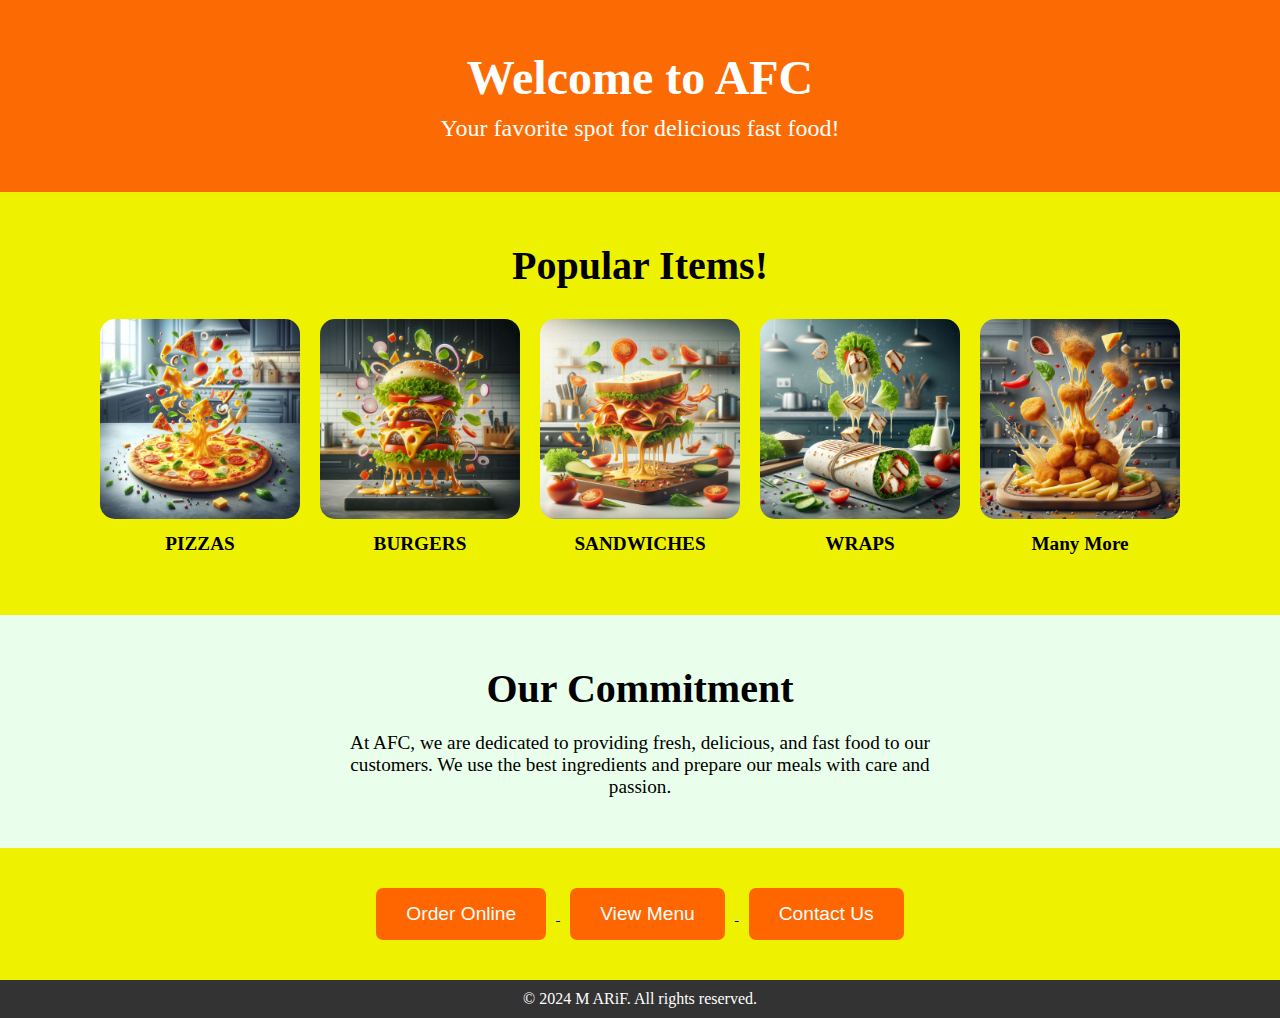
<file: index.html>
<!DOCTYPE html>
<html lang="en">
<head>
    <meta charset="UTF-8">
    <meta name="viewport" content="width=device-width, initial-scale=1.0">
    <title>HomePage</title>
    <link rel="stylesheet" href="style.css">
</head>
<body>

    <header>
        <div class="hero">
            <h1>Welcome to AFC</h1>
            <p>Your favorite spot for delicious fast food!</p>
        </div>
    </header>

    <section class="popular-items">
        <h2>Popular Items!</h2>
        <div class="items">
            <div class="item">
                <img src="images/pizza.jpeg" alt="Pizza">
                <h3>PIZZAS</h3>
            </div>
            <div class="item">
                <img src="images/burger.jpeg" alt="Burger">
                <h3>BURGERS</h3>
            </div>
            <div class="item">
                <img src="images/sandwich.jpeg" alt="Sandwich">
                <h3>SANDWICHES</h3>
            </div>
            <div class="item">
                <img src="images/wrap.jpeg" alt="Wrap">
                <h3>WRAPS</h3>
            </div>
            <div class="item">
                <img src="images/Nugget.jpeg" alt="Much More">
                <h3>Many More</h3>
            </div>
        </div>
    </section>

    <section class="commitment">
        <h2>Our Commitment</h2>
        <p>At AFC, we are dedicated to providing fresh, delicious, and fast food to our customers. We use the best ingredients and prepare our meals with care and passion.</p>
    </section>

    <section class="cta-buttons">
        <a href="Contact Us/Order Online/ord.html" target="-main">
            <button>Order Online</button>
        </a>
        <a href="Menu Page/manu.html" target="-main">
            <button>View Menu</button>
        </a>
        <a href="Contact Us/Contact.html" target="-main">
            <button>Contact Us</button>
        </a>
    </section>

    <footer>
        <p>&copy; 2024 M ARiF. All rights reserved.</p>
    </footer>


</body>
</html>
</file>
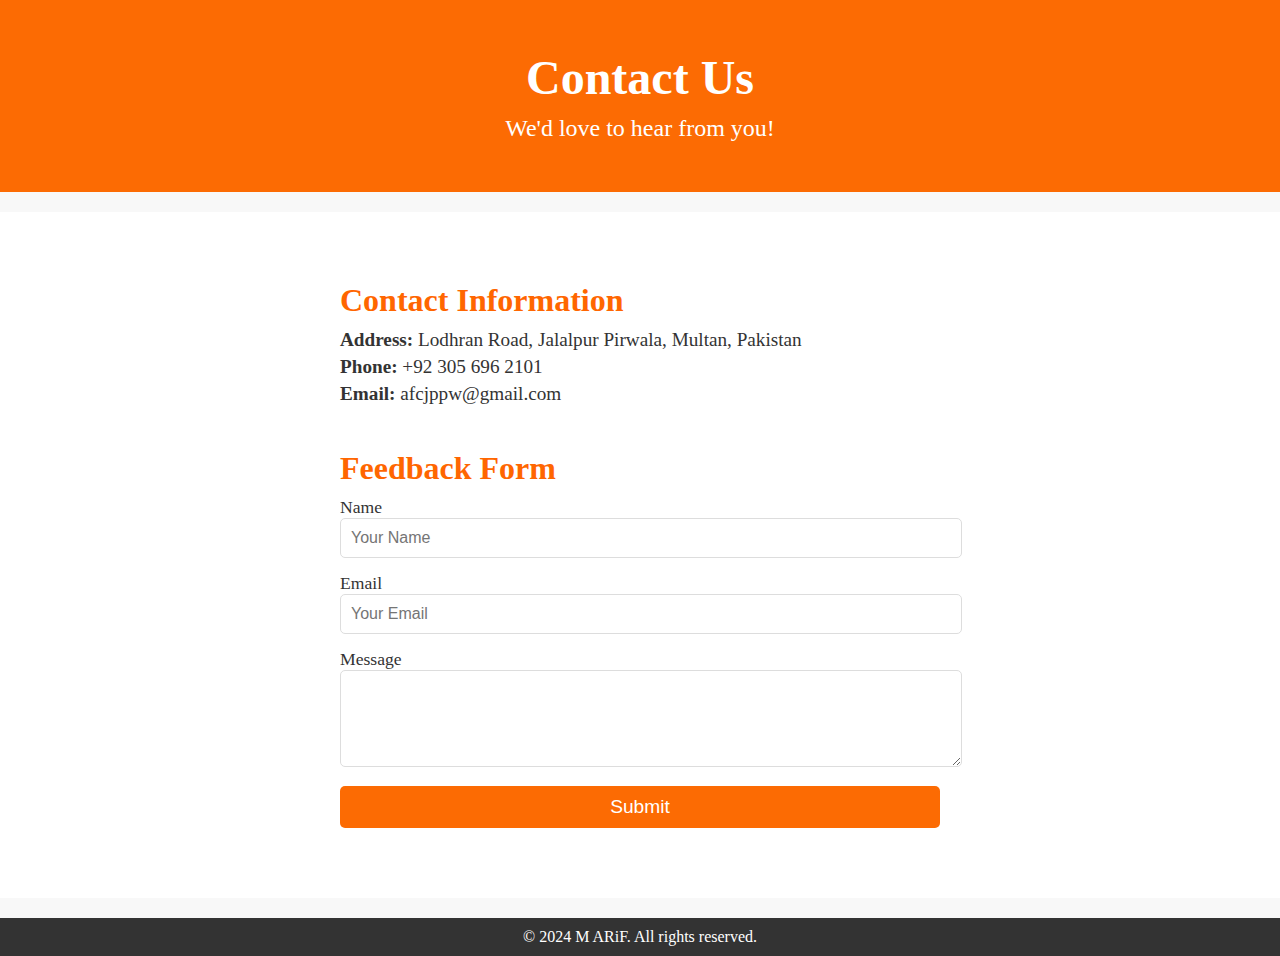
<file: Contact Us/Contact.html>
<!DOCTYPE html>
<html lang="en">
<head>
    <meta charset="UTF-8">
    <meta name="viewport" content="width=device-width, initial-scale=1.0">
    <title>Contact Us</title>
    <link rel="stylesheet" href="cntct.css">
</head>
<body>

    <header>
        <div class="hero">
            <h1>Contact Us</h1>
            <p>We'd love to hear from you!</p>
        </div>
    </header>

    <section class="contact-section">
        <div class="contact-info">
            <h2>Contact Information</h2>
            <p><strong>Address:</strong> Lodhran Road, Jalalpur Pirwala, Multan, Pakistan</p>
            <p><strong>Phone:</strong> +92 305 696 2101</p>
            <p><strong>Email:</strong> afcjppw@gmail.com</p>
        </div>

        <div class="feedback-form">
            <h2>Feedback Form</h2>
            <form action="submit_feedback.php" method="post">
                <div class="form-group">
                    <label for="name">Name</label>
                    <input type="text" id="name" name="name" placeholder="Your Name" required>
                </div>
                <div class="form-group">
                    <label for="email">Email</label>
                    <input type="email" id="email" name="email" placeholder="Your Email" required>
                </div>
                <div class="form-group">
                    <label for="message">Message</label>
                    <textarea id="message" name="message" rows="5" required></textarea>
                </div>
                <button type="submit">Submit</button>
            </form>
        </div>
    </section>

    <footer>
        <p>&copy; 2024 M ARiF. All rights reserved.</p>
    </footer>



</body>
</html>
</file>
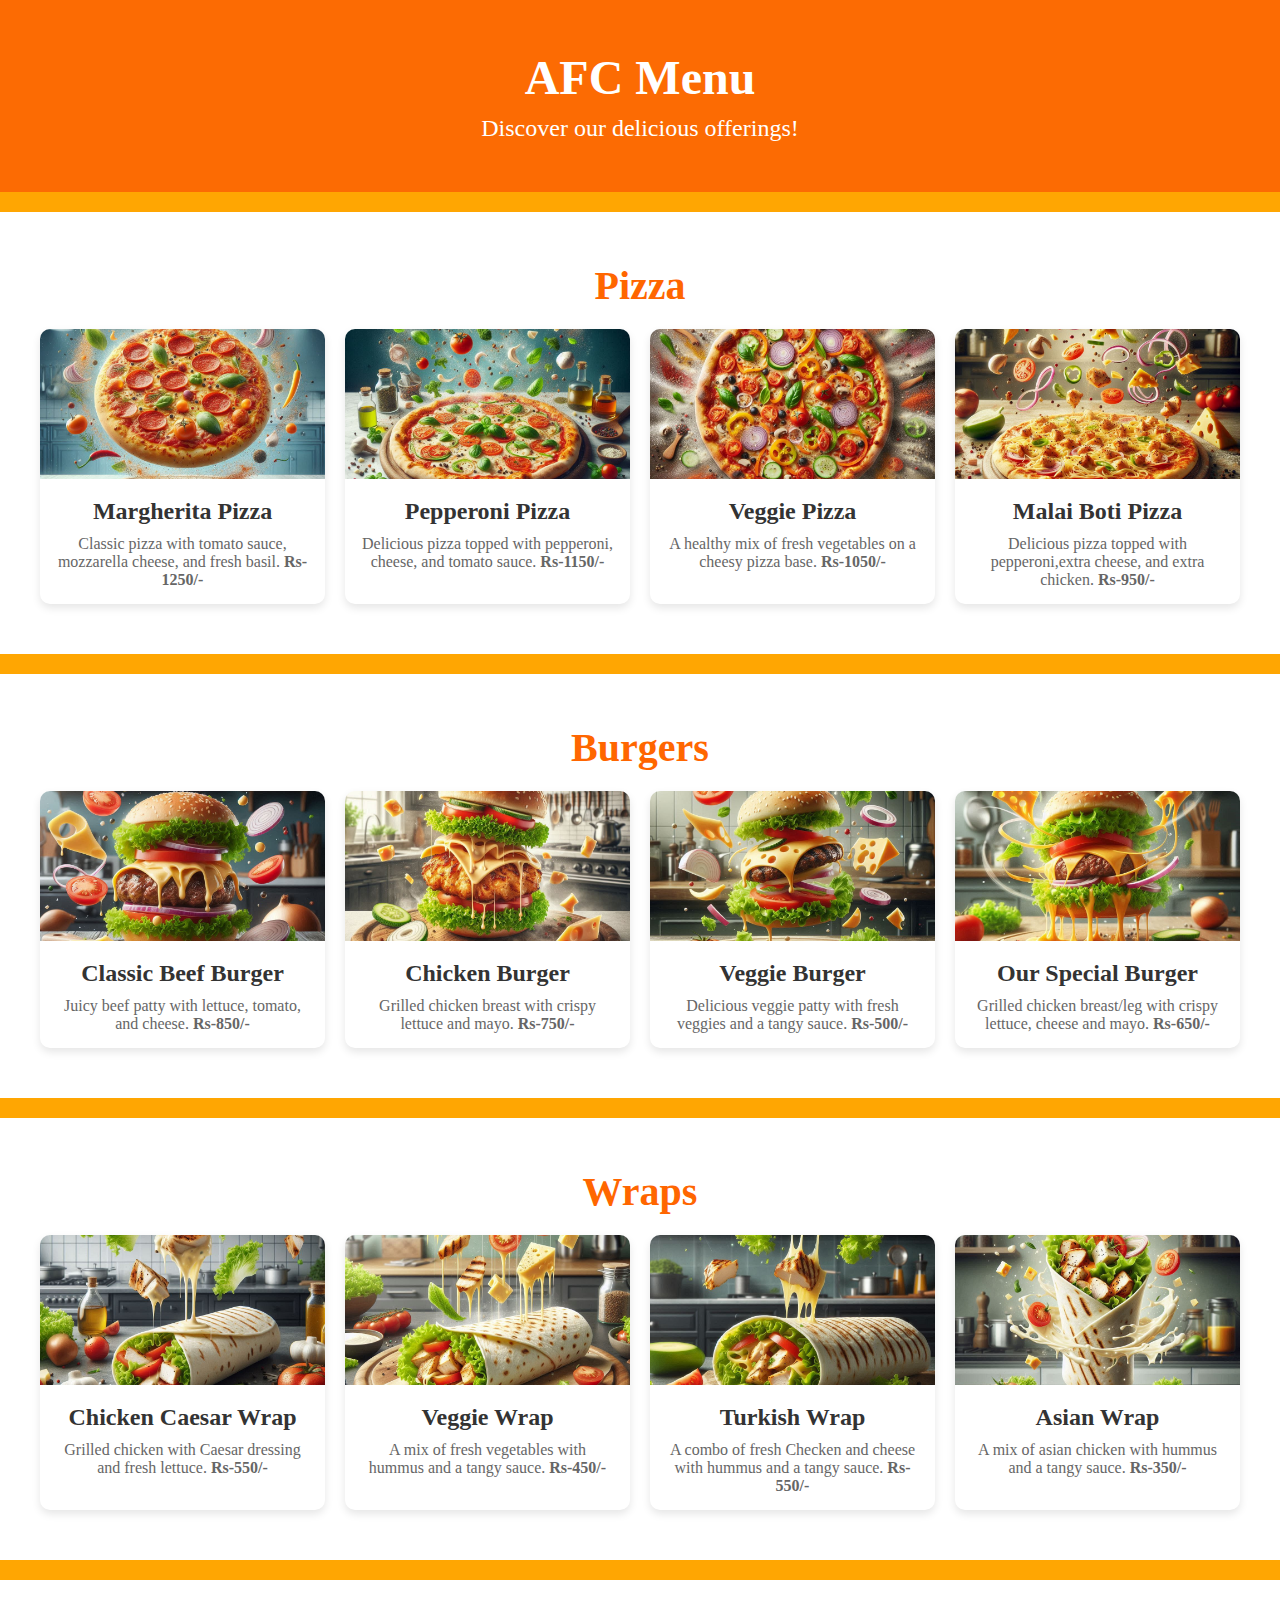
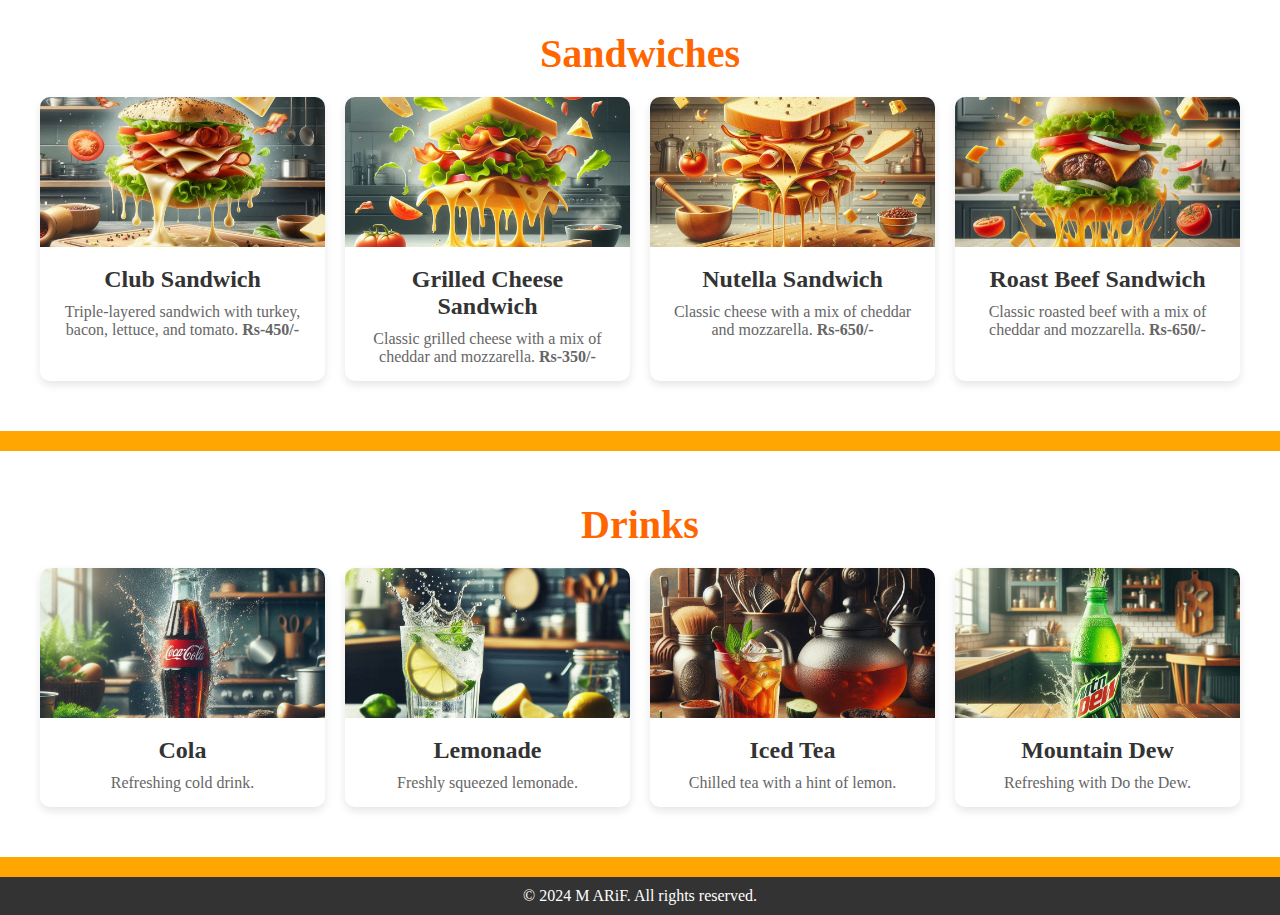
<file: Menu Page/manu.html>
<!DOCTYPE html>
<html lang="en">
<head>
    <meta charset="UTF-8">
    <meta name="viewport" content="width=device-width, initial-scale=1.0">
    <title>MenuPage</title>
    <link rel="stylesheet" href="manustyle.css">
</head>
<body>

    <header>
        <div class="hero">
            <h1>AFC Menu</h1>
            <p>Discover our delicious offerings!</p>
        </div>
    </header>

    <section class="menu-section">
        <h2>Pizza</h2>
        <div class="menu-grid">
            <div class="menu-item">
                <img src="Manu Images/MarPiz.jpeg" alt="Margherita Pizza">
                <div class="item-details">
                    <h3>Margherita Pizza</h3>
                    <p>Classic pizza with tomato sauce, mozzarella cheese, and fresh basil. <strong>Rs-1250/-</strong></p>
                </div>
            </div>
            <div class="menu-item">
                <img src="Manu Images/Peppiz.jpeg" alt="Pepperoni Pizza">
                <div class="item-details">
                    <h3>Pepperoni Pizza</h3>
                    <p>Delicious pizza topped with pepperoni, cheese, and tomato sauce. <strong>Rs-1150/-</strong></p>
                </div>
            </div>
            <div class="menu-item">
                <img src="Manu Images/veg pizza.jpeg" alt="Veggie Pizza">
                <div class="item-details">
                    <h3>Veggie Pizza</h3>
                    <p>A healthy mix of fresh vegetables on a cheesy pizza base. <strong>Rs-1050/-</strong></p>
                </div>
            </div>
            <div class="menu-item">
                <img src="Manu Images/MlaiBP.jpeg" alt="Malai Boti Pizza">
                <div class="item-details">
                    <h3>Malai Boti Pizza</h3>
                    <p>Delicious pizza topped with pepperoni,extra cheese, and extra chicken. <strong>Rs-950/-</strong></p>
                </div>
            </div>
        </div>
    </section>

    <section class="menu-section">
        <h2>Burgers</h2>
        <div class="menu-grid">
            <div class="menu-item">
                <img src="Manu Images/BeefB.jpeg" alt="Classic Beef Burger">
                <div class="item-details">
                    <h3>Classic Beef Burger</h3>
                    <p>Juicy beef patty with lettuce, tomato, and cheese. <strong>Rs-850/-</strong></p>
                </div>
            </div>
            <div class="menu-item">
                <img src="Manu Images/ChickenB.jpeg" alt="Chicken Burger">
                <div class="item-details">
                    <h3>Chicken Burger</h3>
                    <p>Grilled chicken breast with crispy lettuce and mayo. <strong>Rs-750/-</strong></p>
                </div>
            </div>
            <div class="menu-item">
                <img src="Manu Images/VegB.jpeg" alt="Veggie Burger">
                <div class="item-details">
                    <h3>Veggie Burger</h3>
                    <p>Delicious veggie patty with fresh veggies and a tangy sauce. <strong>Rs-500/-</strong></p>
                </div>
            </div>
            <div class="menu-item">
                <img src="Manu Images/spb.jpeg" alt="Our Special Burger">
                <div class="item-details">
                    <h3>Our Special Burger</h3>
                    <p>Grilled chicken breast/leg with crispy lettuce, cheese and mayo. <strong>Rs-650/-</strong></p>
                </div>
            </div>
        </div>
    </section>

    <section class="menu-section">
        <h2>Wraps</h2>
        <div class="menu-grid">
            <div class="menu-item">
                <img src="Manu Images/chickc.jpeg" alt="Chicken Caesar Wrap">
                <div class="item-details">
                    <h3>Chicken Caesar Wrap</h3>
                    <p>Grilled chicken with Caesar dressing and fresh lettuce. <strong>Rs-550/-</strong></p>
                </div>
            </div>
            <div class="menu-item">
                <img src="Manu Images/veg.jpeg" alt="Veggie Wrap">
                <div class="item-details">
                    <h3>Veggie Wrap</h3>
                    <p>A mix of fresh vegetables with hummus and a tangy sauce. <strong>Rs-450/-</strong></p>
                </div>
            </div>
            <div class="menu-item">
                <img src="Manu Images/TurW.jpeg" alt="Turkish Wrap">
                <div class="item-details">
                    <h3>Turkish Wrap</h3>
                    <p>A combo of fresh Checken and cheese with hummus and a tangy sauce. <strong>Rs-550/-</strong></p>
                </div>
            </div>
            <div class="menu-item">
                <img src="Manu Images/AsianW.jpeg" alt="Asian Wrap">
                <div class="item-details">
                    <h3>Asian Wrap</h3>
                    <p>A mix of asian chicken with hummus and a tangy sauce. <strong>Rs-350/-</strong></p>
                </div>
            </div>
        </div>
    </section>

    <section class="menu-section">
        <h2>Sandwiches</h2>
        <div class="menu-grid">
            <div class="menu-item">
                <img src="Manu Images/css.jpeg" alt="Club Sandwich">
                <div class="item-details">
                    <h3>Club Sandwich</h3>
                    <p>Triple-layered sandwich with turkey, bacon, lettuce, and tomato. <strong>Rs-450/-</strong></p>
                </div>
            </div>
            <div class="menu-item">
                <img src="Manu Images/gcs.jpeg" alt="Grilled Cheese Sandwich">
                <div class="item-details">
                    <h3>Grilled Cheese Sandwich</h3>
                    <p>Classic grilled cheese with a mix of cheddar and mozzarella. <strong>Rs-350/-</strong></p>
                </div>
            </div>
            <div class="menu-item">
                <img src="Manu Images/NutellaS.jpeg" alt="Nutella Sandwich">
                <div class="item-details">
                    <h3>Nutella Sandwich</h3>
                    <p>Classic cheese with a mix of cheddar and mozzarella. <strong>Rs-650/-</strong></p>
                </div>
            </div>
            <div class="menu-item">
                <img src="Manu Images/roastBeef.jpeg" alt="Roast Beef Sandwich">
                <div class="item-details">
                    <h3>Roast Beef Sandwich</h3>
                    <p>Classic roasted beef with a mix of cheddar and mozzarella. <strong>Rs-650/-</strong></p>
                </div>
            </div>
        </div>
    </section>

    <section class="menu-section">
        <h2>Drinks</h2>
        <div class="menu-grid">
            <div class="menu-item">
                <img src="Manu Images/cola.jpeg" alt="Cola">
                <div class="item-details">
                    <h3>Cola</h3>
                    <p>Refreshing cold drink.</p>
                </div>
            </div>
            <div class="menu-item">
                <img src="Manu Images/lemond.jpeg" alt="Lemonade">
                <div class="item-details">
                    <h3>Lemonade</h3>
                    <p>Freshly squeezed lemonade.</p>
                </div>
            </div>
            <div class="menu-item">
                <img src="Manu Images/icedT.jpeg" alt="Iced Tea">
                <div class="item-details">
                    <h3>Iced Tea</h3>
                    <p>Chilled tea with a hint of lemon.</p>
                </div>
            </div>
            <div class="menu-item">
                <img src="Manu Images/dew.jpeg" alt="Dew">
                <div class="item-details">
                    <h3>Mountain Dew</h3>
                    <p>Refreshing with Do the Dew.</p>
                </div>
            </div>
        </div>
    </section>

    <footer>
        <p>&copy; 2024 M ARiF. All rights reserved.</p>
    </footer>

    


</body>
</html>
</file>
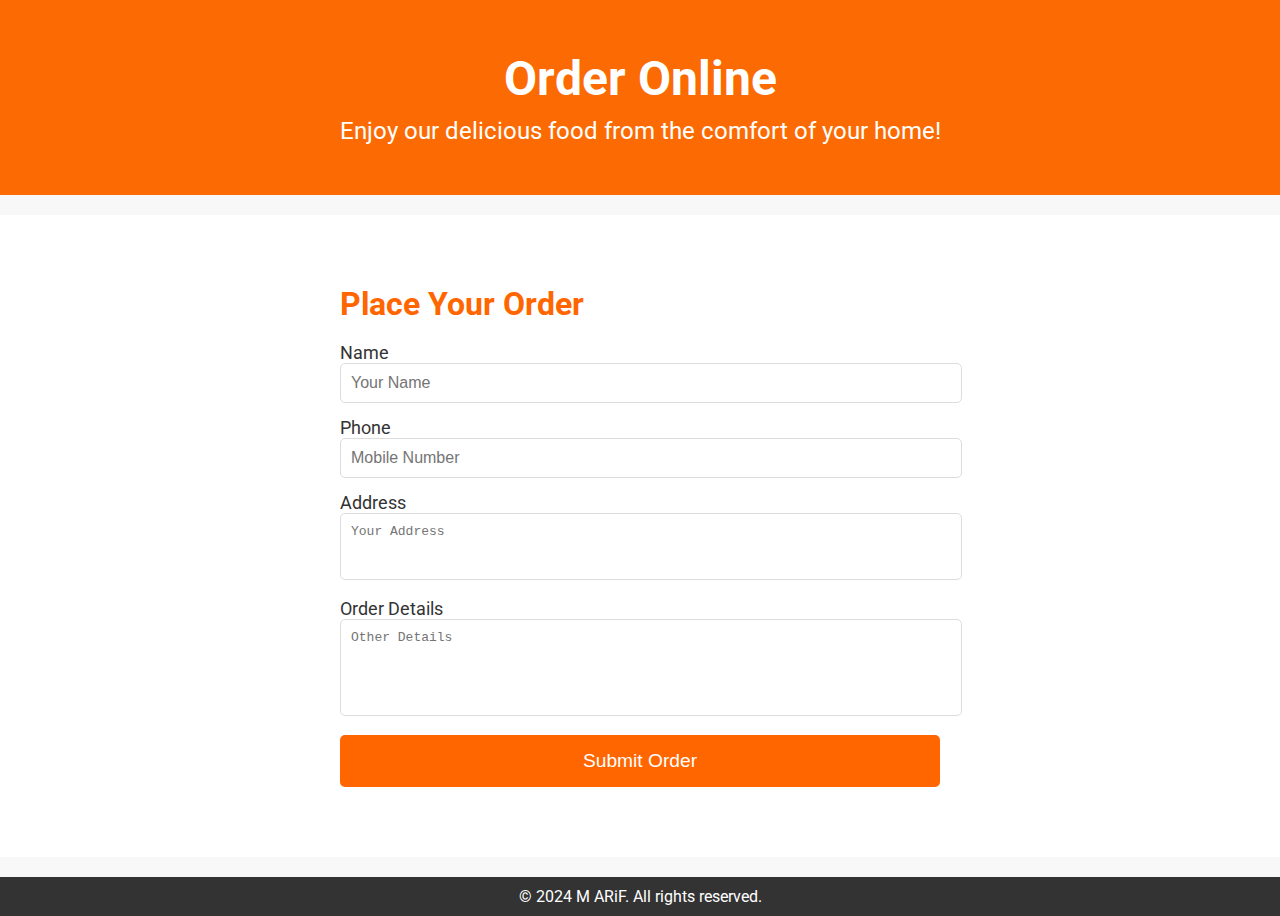
<file: Contact Us/Order Online/ord.html>
<!DOCTYPE html>
<html lang="en">
<head>
    <meta charset="UTF-8">
    <meta name="viewport" content="width=device-width, initial-scale=1.0">
    <title>Order Online</title>
    <link rel="stylesheet" href="ord.css">
</head>
<body>
    <header>
        <div class="hero">
            <h1>Order Online</h1>
            <p>Enjoy our delicious food from the comfort of your home!</p>
        </div>
    </header>

    <section class="order-section">
        <div class="order-form">
            <h2>Place Your Order</h2>
            <form action="submit_order.php" method="post">
                <div class="form-group">
                    <label for="name">Name</label>
                    <input type="text" id="name" name="name" placeholder="Your Name" required>
                </div>
                <div class="form-group">
                    <label for="phone">Phone</label>
                    <input type="text" id="phone" name="phone" placeholder="Mobile Number" required>
                </div>
                <div class="form-group">
                    <label for="address">Address</label>
                    <textarea id="address" name="address" rows="3" placeholder="Your Address" required></textarea>
                </div>
                <div class="form-group">
                    <label for="order">Order Details</label>
                    <textarea id="order" name="order" rows="5" placeholder="Other Details" required></textarea>
                </div>
                <button type="submit">Submit Order</button>
            </form>
        </div>
    </section>

    <footer>
        <p>&copy; 2024 M ARiF. All rights reserved.</p>
    </footer>
    


</body>
</html>
</file>
<file: style.css>
*{
    margin: 0;
    padding: 0;
}

body {
    font-family: 'Times New Roman', Times, serif;
    margin: 0;
    padding: 0;
    box-sizing: border-box;
    background-color: #eef200;
}

header {
    background: #fc6b03;
    padding: 50px 0;
    text-align: center;
    color: white;
}

header .hero h1 {
    font-size: 3em;
    margin: 0;
}

header .hero p {
    font-size: 1.5em;
    margin: 10px 0 0;
}

.popular-items {
    text-align: center;
    padding: 50px 20px;
}

.popular-items h2 {
    font-size: 2.5em;
    margin-bottom: 20px;
}

.items {
    display: flex;
    justify-content: center;
    flex-wrap: wrap;
}

.item {
    margin: 10px;
    text-align: center;
}

.item img {
    width: 200px;
    height: auto;
    border-radius: 15px;
}

.item h3 {
    margin: 10px 0 0;
    font-size: 1.2em;
}

.commitment {
    background: #e9ffeb;
    padding: 50px 20px;
    text-align: center;
}

.commitment h2 {
    font-size: 2.5em;
    margin-bottom: 20px;
}

.commitment p {
    font-size: 1.2em;
    margin: 0 auto;
    max-width: 600px;
}

.cta-buttons {
    text-align: center;
    padding: 30px 0;
}

.cta-buttons button {
    background: #ff6600;
    color: white;
    padding: 15px 30px;
    margin: 10px;
    border: none;
    border-radius: 7px;
    font-size: 1.2em;
    cursor: pointer;
    transition: background 0.3s;
}

.cta-buttons button:hover {
    background: #4e0081;
}

footer {
    text-align: center;
    background: #333;
    color: white;
    padding: 10px 0;
}
</file>
<file: Contact Us/cntct.css>
* {
   padding: 0;
   margin: 0; 
}

body {
    font-family: 'Times New Roman', Times, serif;
    margin: 0;
    padding: 0;
    box-sizing: border-box;
    background-color: #f8f8f8;
    color: #333;
}

header {
    background: #fc6b03;
    padding: 50px 0;
    text-align: center;
    color: white;
}

header .hero h1 {
    font-size: 3em;
    margin: 0;
}

header .hero p {
    font-size: 1.5em;
    margin: 10px 0 0;
}

.contact-section {
    display: flex;
    flex-direction: column;
    align-items: center;
    padding: 50px 20px;
    background: #fff;
    margin: 20px 0;
}

.contact-info, .feedback-form {
    width: 100%;
    max-width: 600px;
    margin: 20px 0;
    text-align: left;
}

.contact-info h2, .feedback-form h2 {
    font-size: 2em;
    color: #ff6600;
    margin-bottom: 10px;
}

.contact-info p {
    font-size: 1.2em;
    margin: 5px 0;
}

.feedback-form form {
    display: flex;
    flex-direction: column;
}

.form-group {
    margin-bottom: 15px;
}

.form-group label {
    font-size: 1.1em;
    margin-bottom: 5px;
}

.form-group input, .form-group textarea {
    width: 100%;
    padding: 10px;
    border: 1px solid #ddd;
    border-radius: 5px;
    font-size: 1em;
}

.form-group textarea {
    resize: vertical;
}

button[type="submit"] {
    background: #fc6b03;
    color: white;
    padding: 10px 20px;
    border: none;
    border-radius: 5px;
    font-size: 1.2em;
    cursor: pointer;
    transition: background 0.3s;
}

button[type="submit"]:hover {
    background: #4e0081;
}

footer {
    text-align: center;
    background: #333;
    color: white;
    padding: 10px 0;
}
</file>
<file: Menu Page/manustyle.css>
*{
    padding: 0;
    margin: 0;
}

body {
    font-family: 'Times New Roman', Times, serif;
    margin: 0;
    padding: 0;
    box-sizing: border-box;
    background-color: #ffa602;
    color: #333;
}

header {
    background: #fc6b03;
    padding: 50px 0;
    text-align: center;
    color: white;
}

header .hero h1 {
    font-size: 3em;
    margin: 0;
}

header .hero p {
    font-size: 1.5em;
    margin: 10px 0 0;
}

.menu-section {
    text-align: center;
    padding: 50px 20px;
    background: #fff;
    margin: 20px 0;
}

.menu-section h2 {
    font-size: 2.5em;
    margin-bottom: 20px;
    color: #ff6600;
}

.menu-grid {
    display: grid;
    grid-template-columns: repeat(auto-fill, minmax(250px, 1fr));
    gap: 20px;
    padding: 0 20px;
}

.menu-item {
    background: #fff;
    box-shadow: 0 4px 8px rgba(0, 0, 0, 0.1);
    border-radius: 10px;
    overflow: hidden;
    transition: transform 0.3s;
}

.menu-item img {
    width: 100%;
    height: 150px;
    object-fit: cover;
}

.menu-item:hover {
    transform: scale(1.05);
}

.item-details {
    padding: 15px;
}

.item-details h3 {
    margin: 0;
    font-size: 1.5em;
    color: #333;
}

.item-details p {
    margin: 10px 0 0;
    font-size: 1em;
    color: #666;
}

footer {
    text-align: center;
    background: #333;
    color: white;
    padding: 10px 0;
}
</file>
<file: Contact Us/Order Online/ord.css>
@import url('https://fonts.googleapis.com/css2?family=Poppins:ital,wght@0,100;0,200;0,300;0,400;0,500;0,600;0,700;0,800;0,900;1,100;1,200;1,300;1,400;1,500;1,600;1,700;1,800;1,900&family=Raleway:ital,wght@0,100..900;1,100..900&family=Roboto:ital,wght@0,100;0,300;0,400;0,500;0,700;0,900;1,100;1,300;1,400;1,500;1,700;1,900&display=swap');

* {
    padding: 0;
    margin: 0;
}

body {
    font-family: 'Roboto', sans-serif;
    margin: 0;
    padding: 0;
    box-sizing: border-box;
    background-color: #f8f8f8;
    color: #333;
}

header {
    background: #fc6b03;
    padding: 50px 0;
    text-align: center;
    color: white;
}

header .hero h1 {
    font-size: 3em;
    margin: 0;
}

header .hero p {
    font-size: 1.5em;
    margin: 10px 0 0;
}

.order-section {
    display: flex;
    justify-content: center;
    padding: 50px 20px;
    background: #fff;
    margin: 20px 0;
}

.order-form {
    width: 100%;
    max-width: 600px;
    margin: 20px 0;
    text-align: left;
}

.order-form h2 {
    font-size: 2em;
    color: #ff6600;
    margin-bottom: 20px;
}

.order-form form {
    display: flex;
    flex-direction: column;
}

.form-group {
    margin-bottom: 15px;
}

.form-group label {
    font-size: 1.1em;
    margin-bottom: 5px;
}

.form-group input, .form-group textarea {
    width: 100%;
    padding: 10px;
    border: 1px solid #ddd;
    border-radius: 5px;
    font-size: 1em;
}

.form-group textarea {
    resize: none;
}

button[type="submit"] {
    align-items: center;
    background: #ff6600;
    color: white;
    padding: 15px 20px;
    border: none;
    border-radius: 5px;
    font-size: 1.2em;
    cursor: pointer;
    transition: background 0.3s;
}

button[type="submit"]:hover {
    background: #4e0081;
}

footer {
    text-align: center;
    background: #333;
    color: white;
    padding: 10px 0;
}
</file>
